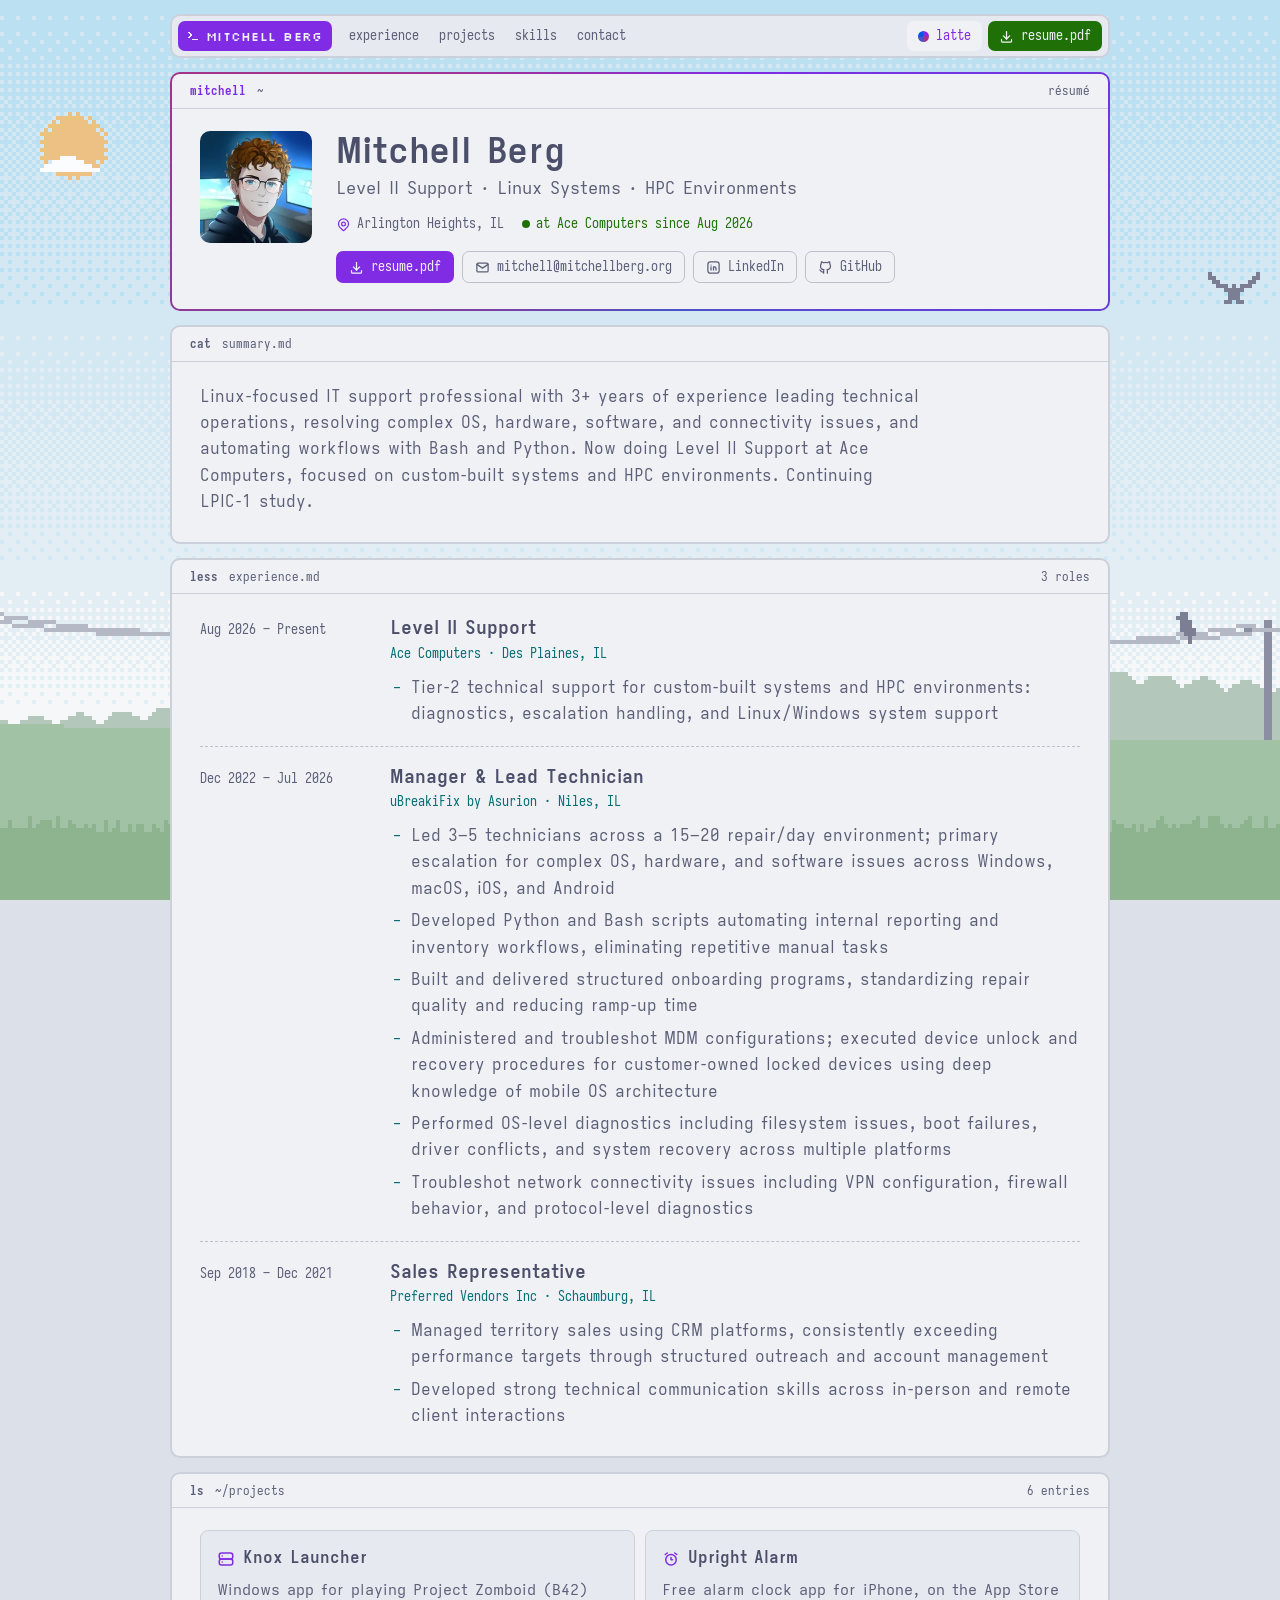
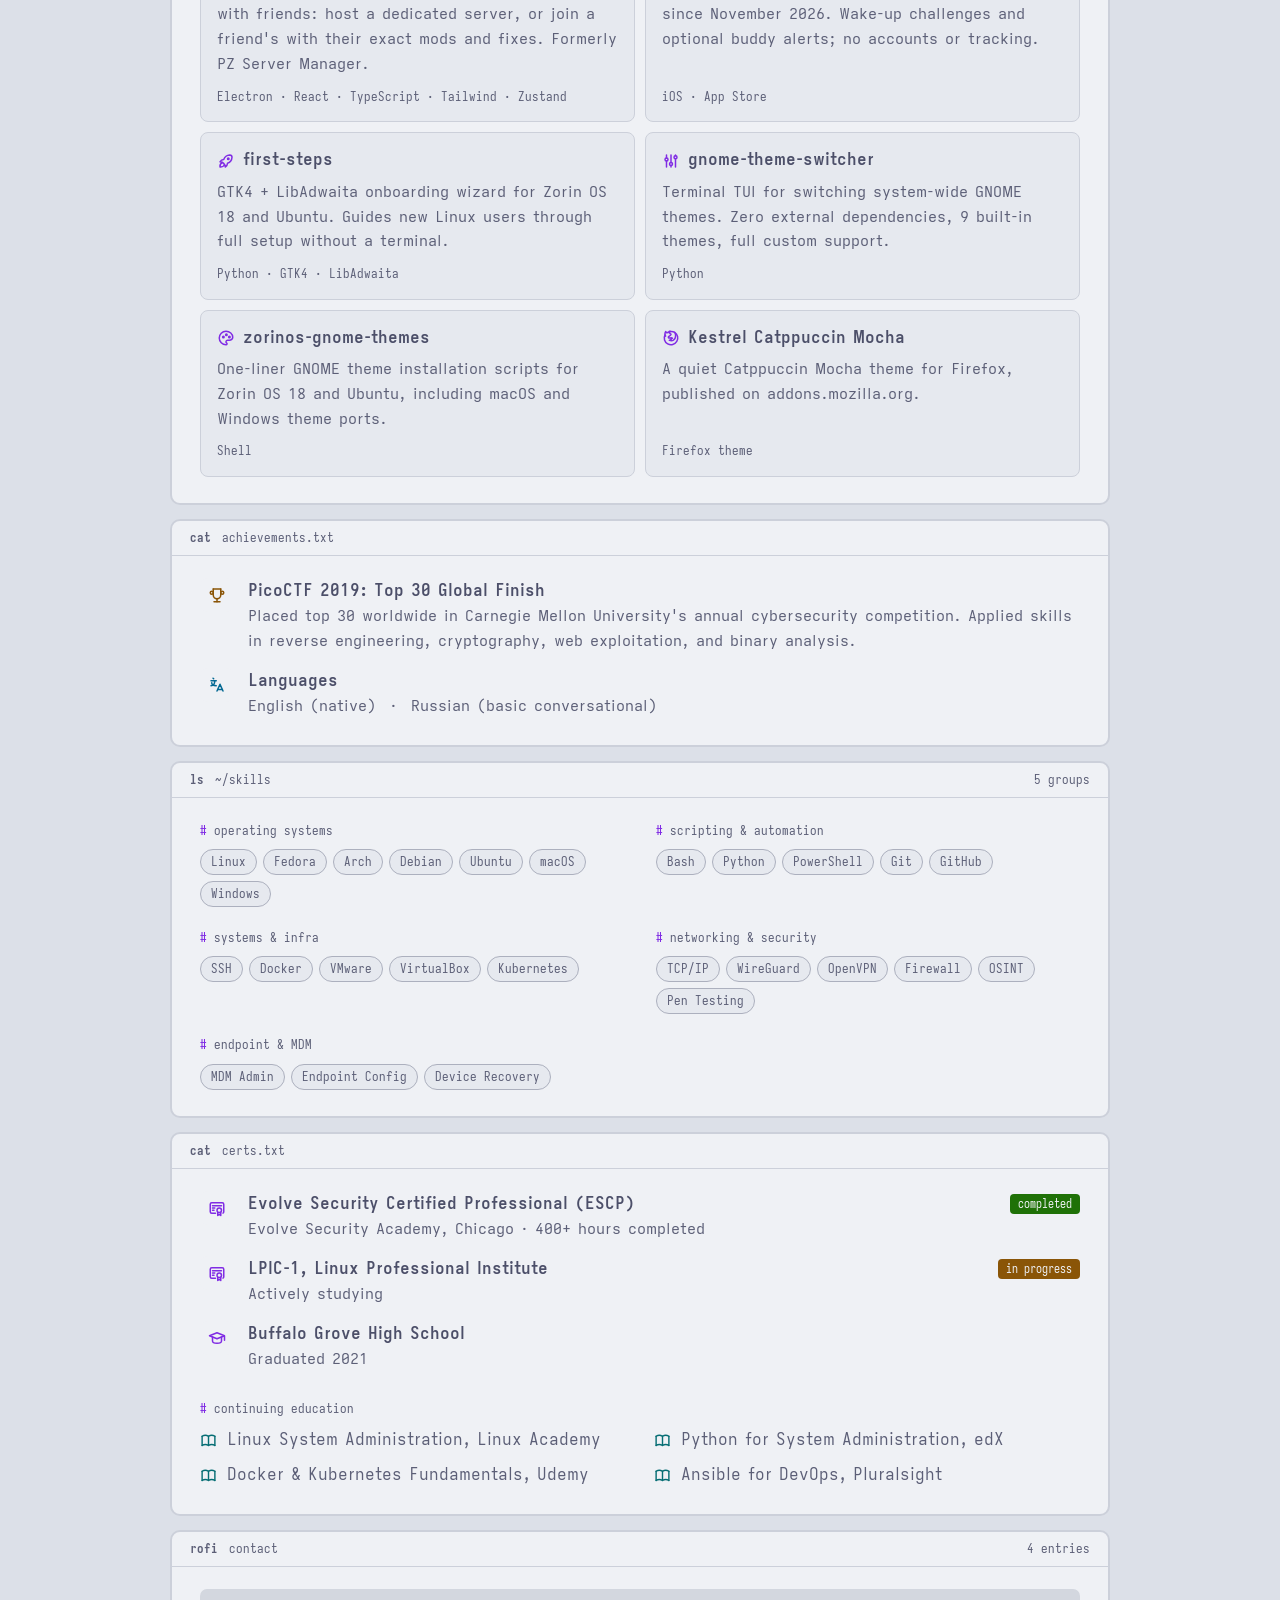
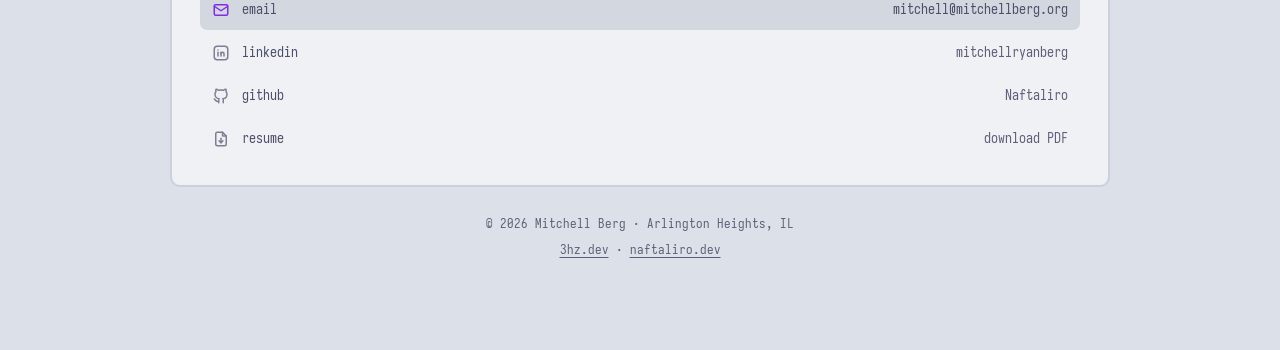
<file: index.html>
<!DOCTYPE html>
<html lang="en">
<head>
  <meta charset="utf-8">
  <meta name="viewport" content="width=device-width, initial-scale=1">
  <title>Mitchell Berg · Level II Support</title>
  <meta name="description" content="Mitchell Berg, Level II Support at Ace Computers. Linux systems, HPC environments, and IT operations. Based in Arlington Heights, IL.">
  <link rel="canonical" href="https://mitchellberg.org/">
  <meta name="theme-color" content="#1e1e2e">
  <meta property="og:type" content="profile">
  <meta property="og:site_name" content="mitchellberg.org">
  <meta property="og:title" content="Mitchell Berg · Level II Support">
  <meta property="og:description" content="Linux-focused IT support professional with 3+ years of technical operations experience. Level II Support at Ace Computers.">
  <meta property="og:image" content="https://mitchellberg.org/assets/img/avatar-512.jpg">
  <meta property="og:url" content="https://mitchellberg.org/">
  <meta name="twitter:card" content="summary">
  <link rel="icon" href="/favicon-32.png" sizes="32x32" type="image/png">
  <link rel="apple-touch-icon" href="/apple-touch-icon.png">
  <link rel="preload" href="/assets/fonts/aile-400-normal.woff2" as="font" type="font/woff2" crossorigin>
  <link rel="stylesheet" href="/assets/css/style.css">

  <!-- pick the flavor before first paint: your saved pick, else latte if the system is light, else mocha -->
  <script>
    var f = null;
    try { f = localStorage.getItem('flavor'); } catch (e) {}
    if (!f && window.matchMedia && matchMedia('(prefers-color-scheme: light)').matches) f = 'latte';
    if (f) document.documentElement.dataset.flavor = f;
  </script>

  <script async src="https://www.googletagmanager.com/gtag/js?id=G-C80S6SM7N3"></script>
  <script>
    window.dataLayer = window.dataLayer || [];
    function gtag(){dataLayer.push(arguments);}
    gtag('js', new Date());
    gtag('config', 'G-C80S6SM7N3');
  </script>

  <script type="application/ld+json">
  {
    "@context": "https://schema.org",
    "@type": "Person",
    "name": "Mitchell Berg",
    "url": "https://mitchellberg.org/",
    "image": "https://mitchellberg.org/assets/img/avatar-512.jpg",
    "jobTitle": "Level II Support",
    "worksFor": { "@type": "Organization", "name": "Ace Computers" },
    "address": { "@type": "PostalAddress", "addressLocality": "Arlington Heights", "addressRegion": "IL", "addressCountry": "US" },
    "email": "mailto:mitchell@mitchellberg.org",
    "sameAs": ["https://github.com/Naftaliro", "https://www.linkedin.com/in/mitchellryanberg/", "https://3hz.dev/"]
  }
  </script>
</head>
<body>

<!-- icons (tabler, trimmed) -->
<svg width="0" height="0" style="position:absolute" aria-hidden="true">
  <defs>
    <symbol id="i-mail" viewBox="0 0 24 24"><path d="M3 7a2 2 0 0 1 2 -2h14a2 2 0 0 1 2 2v10a2 2 0 0 1 -2 2h-14a2 2 0 0 1 -2 -2v-10" /> <path d="M3 7l9 6l9 -6" /></symbol>
    <symbol id="i-brand-linkedin" viewBox="0 0 24 24"><path d="M8 11v5" /> <path d="M8 8v.01" /> <path d="M12 16v-5" /> <path d="M16 16v-3a2 2 0 1 0 -4 0" /> <path d="M3 7a4 4 0 0 1 4 -4h10a4 4 0 0 1 4 4v10a4 4 0 0 1 -4 4h-10a4 4 0 0 1 -4 -4l0 -10" /></symbol>
    <symbol id="i-brand-github" viewBox="0 0 24 24"><path d="M9 19c-4.3 1.4 -4.3 -2.5 -6 -3m12 5v-3.5c0 -1 .1 -1.4 -.5 -2c2.8 -.3 5.5 -1.4 5.5 -6a4.6 4.6 0 0 0 -1.3 -3.2a4.2 4.2 0 0 0 -.1 -3.2s-1.1 -.3 -3.5 1.3a12.3 12.3 0 0 0 -6.2 0c-2.4 -1.6 -3.5 -1.3 -3.5 -1.3a4.2 4.2 0 0 0 -.1 3.2a4.6 4.6 0 0 0 -1.3 3.2c0 4.6 2.7 5.7 5.5 6c-.6 .6 -.6 1.2 -.5 2v3.5" /></symbol>
    <symbol id="i-file-download" viewBox="0 0 24 24"><path d="M14 3v4a1 1 0 0 0 1 1h4" /> <path d="M17 21h-10a2 2 0 0 1 -2 -2v-14a2 2 0 0 1 2 -2h7l5 5v11a2 2 0 0 1 -2 2" /> <path d="M12 17v-6" /> <path d="M9.5 14.5l2.5 2.5l2.5 -2.5" /></symbol>
    <symbol id="i-map-pin" viewBox="0 0 24 24"><path d="M9 11a3 3 0 1 0 6 0a3 3 0 0 0 -6 0" /> <path d="M17.657 16.657l-4.243 4.243a2 2 0 0 1 -2.827 0l-4.244 -4.243a8 8 0 1 1 11.314 0" /></symbol>
    <symbol id="i-server" viewBox="0 0 24 24"><path d="M3 7a3 3 0 0 1 3 -3h12a3 3 0 0 1 3 3v2a3 3 0 0 1 -3 3h-12a3 3 0 0 1 -3 -3v-2" /> <path d="M3 15a3 3 0 0 1 3 -3h12a3 3 0 0 1 3 3v2a3 3 0 0 1 -3 3h-12a3 3 0 0 1 -3 -3l0 -2" /> <path d="M7 8l0 .01" /> <path d="M7 16l0 .01" /></symbol>
    <symbol id="i-alarm" viewBox="0 0 24 24"><path d="M5 13a7 7 0 1 0 14 0a7 7 0 1 0 -14 0" /> <path d="M12 10l0 3l2 0" /> <path d="M7 4l-2.75 2" /> <path d="M17 4l2.75 2" /></symbol>
    <symbol id="i-rocket" viewBox="0 0 24 24"><path d="M4 13a8 8 0 0 1 7 7a6 6 0 0 0 3 -5a9 9 0 0 0 6 -8a3 3 0 0 0 -3 -3a9 9 0 0 0 -8 6a6 6 0 0 0 -5 3" /> <path d="M7 14a6 6 0 0 0 -3 6a6 6 0 0 0 6 -3" /> <path d="M14 9a1 1 0 1 0 2 0a1 1 0 1 0 -2 0" /></symbol>
    <symbol id="i-adjustments" viewBox="0 0 24 24"><path d="M4 10a2 2 0 1 0 4 0a2 2 0 0 0 -4 0" /> <path d="M6 4v4" /> <path d="M6 12v8" /> <path d="M10 16a2 2 0 1 0 4 0a2 2 0 0 0 -4 0" /> <path d="M12 4v10" /> <path d="M12 18v2" /> <path d="M16 7a2 2 0 1 0 4 0a2 2 0 0 0 -4 0" /> <path d="M18 4v1" /> <path d="M18 9v11" /></symbol>
    <symbol id="i-palette" viewBox="0 0 24 24"><path d="M12 21a9 9 0 0 1 0 -18c4.97 0 9 3.582 9 8c0 1.06 -.474 2.078 -1.318 2.828c-.844 .75 -1.989 1.172 -3.182 1.172h-2.5a2 2 0 0 0 -1 3.75a1.3 1.3 0 0 1 -1 2.25" /> <path d="M7.5 10.5a1 1 0 1 0 2 0a1 1 0 1 0 -2 0" /> <path d="M11.5 7.5a1 1 0 1 0 2 0a1 1 0 1 0 -2 0" /> <path d="M15.5 10.5a1 1 0 1 0 2 0a1 1 0 1 0 -2 0" /></symbol>
    <symbol id="i-brand-firefox" viewBox="0 0 24 24"><path d="M4.028 7.82a9 9 0 1 0 12.823 -3.4c-1.636 -1.02 -3.064 -1.02 -4.851 -1.02h-1.647" /> <path d="M4.914 9.485c-1.756 -1.569 -.805 -5.38 .109 -6.17c.086 .896 .585 1.208 1.111 1.685c.88 -.275 1.313 -.282 1.867 0c.82 -.91 1.694 -2.354 2.628 -2.093c-1.082 1.741 -.07 3.733 1.371 4.173c-.17 .975 -1.484 1.913 -2.76 2.686c-1.296 .938 -.722 1.85 0 2.234c.949 .506 3.611 -1 4.545 .354c-1.698 .102 -1.536 3.107 -3.983 2.727c2.523 .957 4.345 .462 5.458 -.34c1.965 -1.52 2.879 -3.542 2.879 -5.557c-.014 -1.398 .194 -2.695 -1.26 -4.75" /></symbol>
    <symbol id="i-certificate" viewBox="0 0 24 24"><path d="M12 15a3 3 0 1 0 6 0a3 3 0 1 0 -6 0" /> <path d="M13 17.5v4.5l2 -1.5l2 1.5v-4.5" /> <path d="M10 19h-5a2 2 0 0 1 -2 -2v-10c0 -1.1 .9 -2 2 -2h14a2 2 0 0 1 2 2v10a2 2 0 0 1 -1 1.73" /> <path d="M6 9l12 0" /> <path d="M6 12l3 0" /> <path d="M6 15l2 0" /></symbol>
    <symbol id="i-school" viewBox="0 0 24 24"><path d="M22 9l-10 -4l-10 4l10 4l10 -4v6" /> <path d="M6 10.6v5.4a6 3 0 0 0 12 0v-5.4" /></symbol>
    <symbol id="i-book" viewBox="0 0 24 24"><path d="M3 19a9 9 0 0 1 9 0a9 9 0 0 1 9 0" /> <path d="M3 6a9 9 0 0 1 9 0a9 9 0 0 1 9 0" /> <path d="M3 6l0 13" /> <path d="M12 6l0 13" /> <path d="M21 6l0 13" /></symbol>
    <symbol id="i-trophy" viewBox="0 0 24 24"><path d="M8 21l8 0" /> <path d="M12 17l0 4" /> <path d="M7 4l10 0" /> <path d="M17 4v8a5 5 0 0 1 -10 0v-8" /> <path d="M3 9a2 2 0 1 0 4 0a2 2 0 1 0 -4 0" /> <path d="M17 9a2 2 0 1 0 4 0a2 2 0 1 0 -4 0" /></symbol>
    <symbol id="i-language" viewBox="0 0 24 24"><path d="M9 6.371c0 4.418 -2.239 6.629 -5 6.629" /> <path d="M4 6.371h7" /> <path d="M5 9c0 2.144 2.252 3.908 6 4" /> <path d="M12 20l4 -9l4 9" /> <path d="M19.1 18h-6.2" /> <path d="M6.694 3l.793 .582" /></symbol>
    <symbol id="i-download" viewBox="0 0 24 24"><path d="M4 17v2a2 2 0 0 0 2 2h12a2 2 0 0 0 2 -2v-2" /> <path d="M7 11l5 5l5 -5" /> <path d="M12 4l0 12" /></symbol>
    <symbol id="i-arrow-up-right" viewBox="0 0 24 24"><path d="M17 7l-10 10" /> <path d="M8 7l9 0l0 9" /></symbol>
  </defs>
</svg>

<!-- wallpaper. drawn in assets/js/main.js: the 3hz prairie in the daytime, sunrise in the dark flavors -->
<canvas id="wall" aria-hidden="true"></canvas>

<a class="skip" href="#top">skip to content</a>

<header class="bar">
  <a class="bar-logo" href="/" aria-label="mitchellberg.org home">
    <svg viewBox="0 0 10 8" aria-hidden="true"><path d="M0 0h2v1h-2zM1 1h2v1h-2zM2 2h2v2h-2zM1 4h2v1h-2zM0 5h2v1h-2zM4 7h6v1h-6z"/></svg>
    <span>mitchell berg</span>
  </a>
  <nav class="nav" aria-label="sections">
    <a href="#experience">experience</a>
    <a href="#projects">projects</a>
    <a href="#skills">skills</a>
    <a href="#contact">contact</a>
  </nav>
  <div class="bar-mods">
    <button class="mod mod-flavor" id="flavor" type="button" title="switch catppuccin flavor (t)">
      <span class="swatch" aria-hidden="true"></span><span class="flavor-name">mocha</span>
    </button>
    <a class="mod mod-cv" href="/resume.pdf" download><svg class="ic" aria-hidden="true"><use href="#i-download"/></svg>resume.pdf</a>
  </div>
</header>

<main class="page" id="top">

  <section class="win main" aria-labelledby="t-hello">
    <header class="win-bar"><span class="win-title"><b>mitchell</b> ~</span><span class="win-meta">résumé</span></header>
    <div class="win-body hello">
      <img class="hello-pic" src="/assets/img/avatar-192.webp" srcset="/assets/img/avatar-192.webp 192w, /assets/img/avatar-384.webp 384w" sizes="(max-width: 720px) 80px, 112px" width="112" height="112" alt="drawing of Mitchell with curly hair and glasses, smiling, in a black hoodie">
      <div>
        <h1 id="t-hello">Mitchell Berg</h1>
        <p class="role">Level II Support · Linux Systems · HPC Environments</p>
        <ul class="facts">
          <li><svg class="ic" aria-hidden="true"><use href="#i-map-pin"/></svg>Arlington Heights, IL</li>
          <li class="now"><span class="now-dot" aria-hidden="true"></span>at Ace Computers since Aug 2026</li>
        </ul>
        <p class="print-contact"><span>mitchell@mitchellberg.org</span><span>linkedin.com/in/mitchellryanberg</span><span>github.com/Naftaliro</span><span>mitchellberg.org</span></p>
        <div class="actions">
          <a class="btn" href="/resume.pdf" download><svg class="ic" aria-hidden="true"><use href="#i-download"/></svg>resume.pdf</a>
          <a class="btn ghost" href="mailto:mitchell@mitchellberg.org"><svg class="ic" aria-hidden="true"><use href="#i-mail"/></svg>mitchell@mitchellberg.org</a>
          <a class="btn ghost" href="https://linkedin.com/in/mitchellryanberg/" target="_blank" rel="noopener"><svg class="ic" aria-hidden="true"><use href="#i-brand-linkedin"/></svg>LinkedIn</a>
          <a class="btn ghost" href="https://github.com/Naftaliro" target="_blank" rel="noopener"><svg class="ic" aria-hidden="true"><use href="#i-brand-github"/></svg>GitHub</a>
        </div>
      </div>
    </div>
  </section>

  <section class="win" id="summary" aria-labelledby="t-summary">
    <header class="win-bar"><h2 id="t-summary"><span class="sr-only">summary</span><span aria-hidden="true"><b>cat</b> summary.md</span></h2></header>
    <div class="win-body">
      <p class="summary">Linux-focused IT support professional with 3+ years of experience leading technical operations, resolving complex OS, hardware, software, and connectivity issues, and automating workflows with Bash and Python. Now doing Level II Support at Ace Computers, focused on custom-built systems and HPC environments. Continuing LPIC-1 study.</p>
    </div>
  </section>

  <section class="win" id="experience" aria-labelledby="t-experience">
    <header class="win-bar"><h2 id="t-experience"><span class="sr-only">experience</span><span aria-hidden="true"><b>less</b> experience.md</span></h2><span class="win-meta">3 roles</span></header>
    <div class="win-body">
      <ol class="jobs">
        <li>
          <p class="job-date">Aug 2026 – Present</p>
          <div>
            <h3 class="job-title">Level II Support</h3>
            <p class="job-co">Ace Computers · Des Plaines, IL</p>
            <ul class="bullets">
              <li>Tier-2 technical support for custom-built systems and HPC environments: diagnostics, escalation handling, and Linux/Windows system support</li>
            </ul>
          </div>
        </li>
        <li>
          <p class="job-date">Dec 2022 – Jul 2026</p>
          <div>
            <h3 class="job-title">Manager &amp; Lead Technician</h3>
            <p class="job-co">uBreakiFix by Asurion · Niles, IL</p>
            <ul class="bullets">
              <li>Led 3–5 technicians across a 15–20 repair/day environment; primary escalation for complex OS, hardware, and software issues across Windows, macOS, iOS, and Android</li>
              <li>Developed Python and Bash scripts automating internal reporting and inventory workflows, eliminating repetitive manual tasks</li>
              <li>Built and delivered structured onboarding programs, standardizing repair quality and reducing ramp-up time</li>
              <li>Administered and troubleshot MDM configurations; executed device unlock and recovery procedures for customer-owned locked devices using deep knowledge of mobile OS architecture</li>
              <li>Performed OS-level diagnostics including filesystem issues, boot failures, driver conflicts, and system recovery across multiple platforms</li>
              <li>Troubleshot network connectivity issues including VPN configuration, firewall behavior, and protocol-level diagnostics</li>
            </ul>
          </div>
        </li>
        <li>
          <p class="job-date">Sep 2018 – Dec 2021</p>
          <div>
            <h3 class="job-title">Sales Representative</h3>
            <p class="job-co">Preferred Vendors Inc · Schaumburg, IL</p>
            <ul class="bullets">
              <li>Managed territory sales using CRM platforms, consistently exceeding performance targets through structured outreach and account management</li>
              <li>Developed strong technical communication skills across in-person and remote client interactions</li>
            </ul>
          </div>
        </li>
      </ol>
    </div>
  </section>

  <section class="win" id="projects" aria-labelledby="t-projects">
    <header class="win-bar"><h2 id="t-projects"><span class="sr-only">projects</span><span aria-hidden="true"><b>ls</b> ~/projects</span></h2><span class="win-meta">6 entries</span></header>
    <div class="win-body">
      <ul class="projects">
        <li><a class="proj" href="https://github.com/Naftaliro/pz-server-manager" target="_blank" rel="noopener">
          <span class="proj-name"><svg class="ic" aria-hidden="true"><use href="#i-server"/></svg><span>Knox Launcher</span></span>
          <span class="proj-desc">Windows app for playing Project Zomboid (B42) with friends: host a dedicated server, or join a friend's with their exact mods and fixes. Formerly PZ Server Manager.</span>
          <span class="proj-stack">Electron · React · TypeScript · Tailwind · Zustand</span>
        </a></li>
        <li><a class="proj" href="https://apps.apple.com/us/app/upright-alarm/id6820184855" target="_blank" rel="noopener">
          <span class="proj-name"><svg class="ic" aria-hidden="true"><use href="#i-alarm"/></svg><span>Upright Alarm</span></span>
          <span class="proj-desc">Free alarm clock app for iPhone, on the App Store since November 2026. Wake-up challenges and optional buddy alerts; no accounts or tracking.</span>
          <span class="proj-stack">iOS · App Store</span>
        </a></li>
        <li><a class="proj" href="https://github.com/Naftaliro/first-steps" target="_blank" rel="noopener">
          <span class="proj-name"><svg class="ic" aria-hidden="true"><use href="#i-rocket"/></svg><span>first-steps</span></span>
          <span class="proj-desc">GTK4 + LibAdwaita onboarding wizard for Zorin OS 18 and Ubuntu. Guides new Linux users through full setup without a terminal.</span>
          <span class="proj-stack">Python · GTK4 · LibAdwaita</span>
        </a></li>
        <li><a class="proj" href="https://github.com/Naftaliro/gnome-theme-switcher" target="_blank" rel="noopener">
          <span class="proj-name"><svg class="ic" aria-hidden="true"><use href="#i-adjustments"/></svg><span>gnome-theme-switcher</span></span>
          <span class="proj-desc">Terminal TUI for switching system-wide GNOME themes. Zero external dependencies, 9 built-in themes, full custom support.</span>
          <span class="proj-stack">Python</span>
        </a></li>
        <li><a class="proj" href="https://github.com/Naftaliro/zorinos-gnome-themes" target="_blank" rel="noopener">
          <span class="proj-name"><svg class="ic" aria-hidden="true"><use href="#i-palette"/></svg><span>zorinos-gnome-themes</span></span>
          <span class="proj-desc">One-liner GNOME theme installation scripts for Zorin OS 18 and Ubuntu, including macOS and Windows theme ports.</span>
          <span class="proj-stack">Shell</span>
        </a></li>
        <li><a class="proj" href="https://addons.mozilla.org/en-US/firefox/addon/kestrel-catppuccin-mocha/" target="_blank" rel="noopener">
          <span class="proj-name"><svg class="ic" aria-hidden="true"><use href="#i-brand-firefox"/></svg><span>Kestrel Catppuccin Mocha</span></span>
          <span class="proj-desc">A quiet Catppuccin Mocha theme for Firefox, published on addons.mozilla.org.</span>
          <span class="proj-stack">Firefox theme</span>
        </a></li>
      </ul>
    </div>
  </section>

  <section class="win" id="achievements" aria-labelledby="t-achievements">
    <header class="win-bar"><h2 id="t-achievements"><span class="sr-only">achievements</span><span aria-hidden="true"><b>cat</b> achievements.txt</span></h2></header>
    <div class="win-body">
      <ul class="rows">
        <li>
          <span class="row-ic gold"><svg class="ic" aria-hidden="true"><use href="#i-trophy"/></svg></span>
          <div class="row-main"><p class="row-title">PicoCTF 2019: Top 30 Global Finish</p><p class="row-sub">Placed top 30 worldwide in Carnegie Mellon University's annual cybersecurity competition. Applied skills in reverse engineering, cryptography, web exploitation, and binary analysis.</p></div>
        </li>
        <li>
          <span class="row-ic sky"><svg class="ic" aria-hidden="true"><use href="#i-language"/></svg></span>
          <div class="row-main"><p class="row-title">Languages</p><p class="row-sub">English (native) &nbsp;·&nbsp; Russian (basic conversational)</p></div>
        </li>
      </ul>
    </div>
  </section>

  <section class="win" id="skills" aria-labelledby="t-skills">
    <header class="win-bar"><h2 id="t-skills"><span class="sr-only">skills</span><span aria-hidden="true"><b>ls</b> ~/skills</span></h2><span class="win-meta">5 groups</span></header>
    <div class="win-body skills">
      <div>
        <h3 class="label">operating systems</h3>
        <ul class="chips"><li>Linux</li><li>Fedora</li><li>Arch</li><li>Debian</li><li>Ubuntu</li><li>macOS</li><li>Windows</li></ul>
      </div>
      <div>
        <h3 class="label">scripting &amp; automation</h3>
        <ul class="chips"><li>Bash</li><li>Python</li><li>PowerShell</li><li>Git</li><li>GitHub</li></ul>
      </div>
      <div>
        <h3 class="label">systems &amp; infra</h3>
        <ul class="chips"><li>SSH</li><li>Docker</li><li>VMware</li><li>VirtualBox</li><li>Kubernetes</li></ul>
      </div>
      <div>
        <h3 class="label">networking &amp; security</h3>
        <ul class="chips"><li>TCP/IP</li><li>WireGuard</li><li>OpenVPN</li><li>Firewall</li><li>OSINT</li><li>Pen Testing</li></ul>
      </div>
      <div>
        <h3 class="label">endpoint &amp; MDM</h3>
        <ul class="chips"><li>MDM Admin</li><li>Endpoint Config</li><li>Device Recovery</li></ul>
      </div>
    </div>
  </section>

  <section class="win" id="certs" aria-labelledby="t-certs">
    <header class="win-bar"><h2 id="t-certs"><span class="sr-only">certifications &amp; education</span><span aria-hidden="true"><b>cat</b> certs.txt</span></h2></header>
    <div class="win-body">
      <ul class="rows">
        <li>
          <span class="row-ic"><svg class="ic" aria-hidden="true"><use href="#i-certificate"/></svg></span>
          <div class="row-main"><p class="row-title">Evolve Security Certified Professional (ESCP)</p><p class="row-sub">Evolve Security Academy, Chicago · 400+ hours completed</p></div>
          <span class="badge done">completed</span>
        </li>
        <li>
          <span class="row-ic"><svg class="ic" aria-hidden="true"><use href="#i-certificate"/></svg></span>
          <div class="row-main"><p class="row-title">LPIC-1, Linux Professional Institute</p><p class="row-sub">Actively studying</p></div>
          <span class="badge wip">in progress</span>
        </li>
        <li>
          <span class="row-ic"><svg class="ic" aria-hidden="true"><use href="#i-school"/></svg></span>
          <div class="row-main"><p class="row-title">Buffalo Grove High School</p><p class="row-sub">Graduated 2021</p></div>
        </li>
      </ul>
      <h3 class="label sub-head">continuing education</h3>
      <ul class="courses">
        <li><svg class="ic" aria-hidden="true"><use href="#i-book"/></svg>Linux System Administration, Linux Academy</li>
        <li><svg class="ic" aria-hidden="true"><use href="#i-book"/></svg>Python for System Administration, edX</li>
        <li><svg class="ic" aria-hidden="true"><use href="#i-book"/></svg>Docker &amp; Kubernetes Fundamentals, Udemy</li>
        <li><svg class="ic" aria-hidden="true"><use href="#i-book"/></svg>Ansible for DevOps, Pluralsight</li>
      </ul>
    </div>
  </section>

  <section class="win" id="contact" aria-labelledby="t-contact">
    <header class="win-bar"><h2 id="t-contact"><span class="sr-only">contact</span><span aria-hidden="true"><b>rofi</b> contact</span></h2><span class="win-meta">4 entries</span></header>
    <div class="win-body">
      <ul class="rofi-list">
        <li><a href="mailto:mitchell@mitchellberg.org"><svg class="ic" aria-hidden="true"><use href="#i-mail"/></svg><span class="r-name">email</span><span class="r-desc">mitchell@mitchellberg.org</span></a></li>
        <li><a href="https://linkedin.com/in/mitchellryanberg/" target="_blank" rel="noopener"><svg class="ic" aria-hidden="true"><use href="#i-brand-linkedin"/></svg><span class="r-name">linkedin</span><span class="r-desc">mitchellryanberg</span></a></li>
        <li><a href="https://github.com/Naftaliro" target="_blank" rel="noopener"><svg class="ic" aria-hidden="true"><use href="#i-brand-github"/></svg><span class="r-name">github</span><span class="r-desc">Naftaliro</span></a></li>
        <li><a href="/resume.pdf" download><svg class="ic" aria-hidden="true"><use href="#i-file-download"/></svg><span class="r-name">resume</span><span class="r-desc">download PDF</span></a></li>
      </ul>
    </div>
  </section>

</main>

<footer class="foot">
  <p>© 2026 Mitchell Berg · Arlington Heights, IL</p>
  <p><a href="https://3hz.dev">3hz.dev</a> · <a href="https://naftaliro.dev">naftaliro.dev</a></p>
</footer>

<script src="/assets/js/main.js" defer></script>
</body>
</html>
</file>
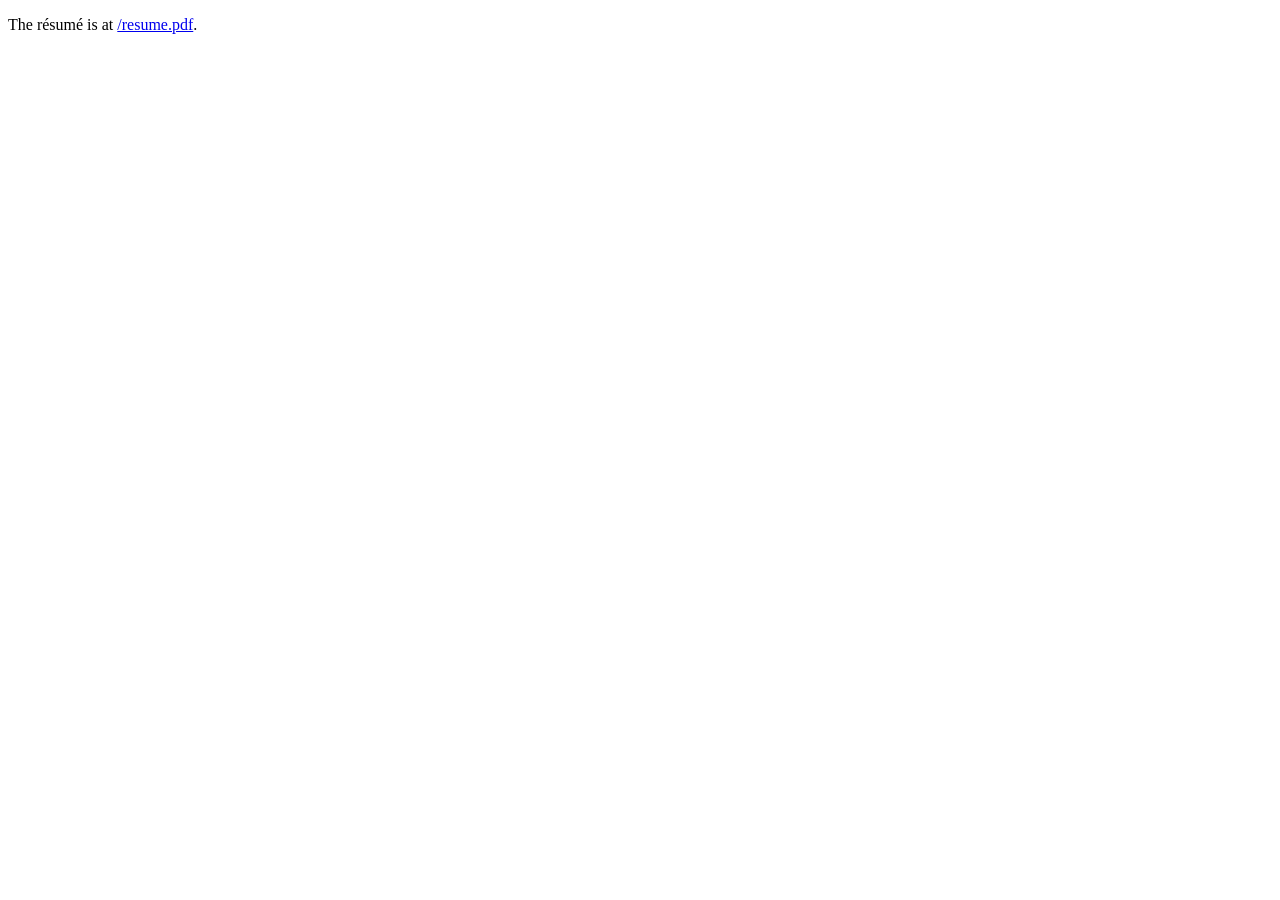
<file: resume.html>
<!DOCTYPE html>
<html lang="en">
<head>
  <meta charset="utf-8">
  <title>Résumé · Mitchell Berg</title>
  <meta name="robots" content="noindex">
  <link rel="canonical" href="https://mitchellberg.org/resume.pdf">
  <meta http-equiv="refresh" content="0; url=/resume.pdf">
</head>
<body>
  <p>The résumé is at <a href="/resume.pdf">/resume.pdf</a>.</p>
</body>
</html>
</file>
<file: assets/css/style.css>
/* mitchellberg.org
   the real-name one. same catppuccin windows as 3hz.dev and naftaliro.dev, a bit more buttoned up.
   colors: https://catppuccin.com/palette  (opens in latte if your system is light, mocha otherwise) */

@font-face { font-family: "Iosevka Aile"; src: url("../fonts/aile-400-normal.woff2") format("woff2"); font-weight: 400; font-style: normal; font-display: swap; }
@font-face { font-family: "Iosevka Aile"; src: url("../fonts/aile-400-italic.woff2") format("woff2"); font-weight: 400; font-style: italic; font-display: swap; }
@font-face { font-family: "Iosevka Aile"; src: url("../fonts/aile-700-normal.woff2") format("woff2"); font-weight: 700; font-style: normal; font-display: swap; }
@font-face { font-family: "Iosevka"; src: url("../fonts/iosevka-400-normal.woff2") format("woff2"); font-weight: 400; font-style: normal; font-display: swap; }
@font-face { font-family: "Iosevka"; src: url("../fonts/iosevka-700-normal.woff2") format("woff2"); font-weight: 700; font-style: normal; font-display: swap; }
@font-face { font-family: "Silkscreen"; src: url("../fonts/silkscreen-400.woff2") format("woff2"); font-weight: 400; font-style: normal; font-display: swap; }

/* ── palettes ─────────────────────────────────────────── */

:root, [data-flavor="mocha"] {
  --rosewater:#f5e0dc; --flamingo:#f2cdcd; --pink:#f5c2e7; --mauve:#cba6f7; --red:#f38ba8; --maroon:#eba0ac;
  --peach:#fab387; --yellow:#f9e2af; --green:#a6e3a1; --teal:#94e2d5; --sky:#89dceb; --sapphire:#74c7ec;
  --blue:#89b4fa; --lavender:#b4befe; --text:#cdd6f4; --subtext1:#bac2de; --subtext0:#a6adc8;
  --overlay2:#9399b2; --overlay1:#7f849c; --overlay0:#6c7086; --surface2:#585b70; --surface1:#45475a;
  --surface0:#313244; --base:#1e1e2e; --mantle:#181825; --crust:#11111b;
  color-scheme: dark;
}
[data-flavor="macchiato"] {
  --rosewater:#f4dbd6; --flamingo:#f0c6c6; --pink:#f5bde6; --mauve:#c6a0f6; --red:#ed8796; --maroon:#ee99a0;
  --peach:#f5a97f; --yellow:#eed49f; --green:#a6da95; --teal:#8bd5ca; --sky:#91d7e3; --sapphire:#7dc4e4;
  --blue:#8aadf4; --lavender:#b7bdf8; --text:#cad3f5; --subtext1:#b8c0e0; --subtext0:#a5adcb;
  --overlay2:#939ab7; --overlay1:#8087a2; --overlay0:#6e738d; --surface2:#5b6078; --surface1:#494d64;
  --surface0:#363a4f; --base:#24273a; --mantle:#1e2030; --crust:#181926;
  color-scheme: dark;
}
[data-flavor="frappe"] {
  --rosewater:#f2d5cf; --flamingo:#eebebe; --pink:#f4b8e4; --mauve:#ca9ee6; --red:#e78284; --maroon:#ea999c;
  --peach:#ef9f76; --yellow:#e5c890; --green:#a6d189; --teal:#81c8be; --sky:#99d1db; --sapphire:#85c1dc;
  --blue:#8caaee; --lavender:#babbf1; --text:#c6d0f5; --subtext1:#b5bfe2; --subtext0:#a5adce;
  --overlay2:#949cbb; --overlay1:#838ba7; --overlay0:#737994; --surface2:#626880; --surface1:#51576d;
  --surface0:#414559; --base:#303446; --mantle:#292c3c; --crust:#232634;
  color-scheme: dark;
}
[data-flavor="latte"] {
  /* same deal as 3hz: latte's accents pulled darker so small text stays readable */
  --rosewater:#974b3c; /* #dc8a78 */ --flamingo:#a24346; /* #dd7878 */ --pink:#a33389;  /* #ea76cb */
  --mauve:#802ce4;     /* #8839ef */ --red:#c20f35;      /* #d20f39 */ --maroon:#c01935; /* #e64553 */
  --peach:#aa4005;     /* #fe640b */ --yellow:#8a5507;   /* #df8e1d */ --green:#1f7107;  /* #40a02b */
  --teal:#056d73;      /* #179299 */ --sky:#046993;      /* #04a5e5 */ --sapphire:#076c7c; /* #209fb5 */
  --blue:#0b55e3;      /* #1e66f5 */ --lavender:#4755c6; /* #7287fd */
  --text:#4c4f69; --subtext1:#5c5f77; --subtext0:#5c5f77; /* #6c6f85 */
  --overlay2:#7c7f93; --overlay1:#8c8fa1; --overlay0:#9ca0b0; --surface2:#acb0be; --surface1:#bcc0cc;
  --surface0:#ccd0da; --base:#eff1f5; --mantle:#e6e9ef; --crust:#dce0e8;
  color-scheme: light;
}

/* ── knobs ────────────────────────────────────────────── */

:root {
  --page: 960px;         /* how wide the column gets */
  --radius: 10px;
  --border: 2px;
  --sans: "Iosevka Aile", system-ui, -apple-system, "Segoe UI", sans-serif;
  --mono: "Iosevka", "JetBrains Mono", ui-monospace, "SFMono-Regular", Menlo, Consolas, monospace;
  --pixel: "Silkscreen", var(--mono);
  --dim: var(--subtext0);        /* secondary text */
  --pill: color-mix(in srgb, var(--surface0) 70%, var(--mantle));
  --chip: var(--pill);           /* skill chips */
  --chip-line: var(--surface1);
  --on-accent: var(--crust);     /* text sitting on an accent color */
  --glow: conic-gradient(from 45deg, var(--mauve), var(--lavender), var(--pink), var(--mauve));
}
/* in latte the pill color is the window color, so chips need their own fill and a real edge */
:root[data-flavor="latte"] { --pill: var(--base); --chip: var(--mantle); --chip-line: var(--surface2); --on-accent: var(--base); }
@supports not (color: color-mix(in srgb, red, blue)) {
  :root { --pill: var(--surface0); }
}

/* ── base ─────────────────────────────────────────────── */

*, *::before, *::after { box-sizing: border-box; }
html { background: var(--crust); scroll-padding-top: 16px; -webkit-text-size-adjust: 100%; }
body {
  margin: 0;
  min-height: 100vh;
  font-family: var(--sans);
  font-size: 16px;
  line-height: 1.65;
  color: var(--text);
}
p, ul, ol, dl, dd, h1, h2, h3 { margin: 0; }
ul, ol { padding: 0; list-style: none; }
a { color: var(--mauve); text-decoration-thickness: 1px; text-underline-offset: 3px; }
a:hover { color: var(--pink); }
:focus-visible { outline: 2px solid var(--mauve); outline-offset: 2px; border-radius: 4px; }
::selection { background: color-mix(in srgb, var(--mauve) 35%, transparent); color: var(--text); }
b, strong { font-weight: 700; }
.ic { width: 18px; height: 18px; fill: none; stroke: currentColor; stroke-width: 2; stroke-linecap: round; stroke-linejoin: round; flex-shrink: 0; }

.sr-only { position: absolute; width: 1px; height: 1px; margin: -1px; padding: 0; overflow: hidden; clip: rect(0 0 0 0); white-space: nowrap; border: 0; }
.skip { position: absolute; left: -999px; top: 8px; z-index: 50; background: var(--mauve); color: var(--on-accent); padding: 4px 10px; border-radius: 6px; font-family: var(--mono); }
.skip:focus { left: 8px; }

/* the wallpaper sits behind everything. the 3hz prairie in the daytime (sunrise in the dark flavors) */
#wall {
  position: fixed; inset: 0;
  width: 100vw; height: 100vh; height: 100lvh;
  image-rendering: pixelated;
  z-index: -1;
  background: var(--crust);
}

/* ── bar ──────────────────────────────────────────────── */

.bar {
  display: flex; align-items: center; gap: 8px;
  width: calc(100% - 20px);
  max-width: calc(var(--page) - 20px);
  min-height: 42px;
  margin: 14px auto 0;
  padding: 5px 6px;
  font-family: var(--mono);
  font-size: 13.5px;
  line-height: 1.6;
  background: var(--mantle);
  border: var(--border) solid var(--surface0);
  border-radius: var(--radius);
}
.bar a { text-decoration: none; }
.bar-logo {
  display: flex; align-items: center; gap: 8px;
  height: 30px; padding: 0 10px;
  color: var(--on-accent);
  background: var(--mauve);
  border-radius: 7px;
  font-family: var(--pixel);
  font-size: 13px;
  letter-spacing: .02em;
  white-space: nowrap;
}
.bar-logo:hover { color: var(--on-accent); background: var(--lavender); }
.bar-logo svg { width: 10px; height: 8px; fill: currentColor; shape-rendering: crispEdges; }

.nav { display: flex; gap: 2px; }
.nav a {
  display: flex; align-items: center;
  height: 30px; padding: 0 9px;
  color: var(--dim);
  border-radius: 7px;
}
.nav a:hover { background: var(--pill); color: var(--text); }

.bar-mods { display: flex; gap: 6px; margin-left: auto; }
.mod {
  display: flex; align-items: center; gap: 7px;
  height: 30px; padding: 0 11px;
  font: inherit;
  color: var(--subtext1);
  background: var(--pill);
  border: 0;
  border-radius: 7px;
  white-space: nowrap;
}
a.mod:hover { color: var(--text); background: var(--surface1); }
.mod-flavor { color: var(--mauve); cursor: pointer; }
.mod-flavor:hover { background: var(--surface1); }
.mod-cv { color: var(--on-accent); background: var(--green); }
a.mod-cv:hover { color: var(--on-accent); background: var(--teal); }
.mod .ic { width: 15px; height: 15px; }
.swatch { width: 11px; height: 11px; border-radius: 50%; background: conic-gradient(var(--mauve) 0 25%, var(--pink) 0 50%, var(--lavender) 0 75%, var(--blue) 0); }

/* ── windows ──────────────────────────────────────────── */

.page {
  display: flex; flex-direction: column; gap: 14px;
  max-width: var(--page);
  margin: 0 auto;
  padding: 14px 10px 0;
}

.win {
  min-width: 0;
  background: var(--base);
  border: var(--border) solid var(--surface0);
  border-radius: var(--radius);
}
/* the header window gets the 3hz border, minus the spinning */
.win.main {
  border-color: transparent;
  background: linear-gradient(var(--base), var(--base)) padding-box, var(--glow) border-box;
}

.win-bar {
  display: flex; align-items: center; justify-content: space-between; gap: 12px;
  padding: 7px 18px 6px;
  font-family: var(--mono);
  font-size: 13px;
  line-height: 1.6;
  color: var(--dim);
  border-bottom: 1px solid var(--surface0);
}
.win-bar h1, .win-bar h2, .win-title { font-size: inherit; font-weight: 400; color: var(--subtext0); }
.win-bar b { color: var(--subtext1); margin-right: 4px; }
.win.main .win-bar b { color: var(--mauve); }
.win-meta { color: var(--dim); white-space: nowrap; }
.win-body { padding: 22px 28px 26px; }

/* little mono labels inside windows ("operating systems", "networking & security") */
.label {
  font-family: var(--mono);
  font-size: 13px; font-weight: 400;
  color: var(--dim);
  margin-bottom: 8px;
}
.label::before { content: "# "; color: var(--mauve); }

/* ── hello ────────────────────────────────────────────── */

.hello { display: flex; gap: 24px; align-items: flex-start; }
.hello-pic {
  display: block; flex-shrink: 0;
  width: 112px; height: 112px;
  border-radius: 10px;
}
.hello h1 {
  font-size: 2.2rem;
  line-height: 1.15;
  font-weight: 700;
  letter-spacing: -.01em;
}
.role { margin-top: 4px; font-size: 1.05rem; color: var(--subtext1); }
.facts {
  display: flex; flex-wrap: wrap; gap: 4px 18px;
  margin-top: 10px;
  font-family: var(--mono);
  font-size: 13.5px;
  color: var(--dim);
}
.facts li { display: flex; align-items: center; gap: 6px; }
.facts .ic { width: 15px; height: 15px; color: var(--mauve); }
.now-dot { width: 8px; height: 8px; border-radius: 50%; background: var(--green); flex-shrink: 0; }
.facts .now { color: var(--green); }
.actions { display: flex; flex-wrap: wrap; gap: 8px; margin-top: 16px; }

.btn {
  display: inline-flex; align-items: center; gap: 7px;
  padding: 5px 13px;
  font: inherit; font-family: var(--mono); font-size: 13.5px;
  line-height: 1.6;
  color: var(--on-accent);
  background: var(--mauve);
  border: 0; border-radius: 7px;
  text-decoration: none;
  cursor: pointer;
}
.btn:hover { background: var(--lavender); color: var(--on-accent); }
.btn .ic { width: 15px; height: 15px; }
.btn.ghost { color: var(--subtext1); background: var(--pill); border: 1px solid var(--surface1); padding: 4px 12px; }
.btn.ghost:hover { color: var(--text); background: var(--surface1); }

/* ── summary ──────────────────────────────────────────── */

.summary { max-width: 72ch; color: var(--subtext1); }

/* ── skills ───────────────────────────────────────────── */

.skills { display: grid; grid-template-columns: repeat(2, minmax(0, 1fr)); gap: 20px 32px; }
.chips { display: flex; flex-wrap: wrap; gap: 6px; }
.chips li {
  padding: 0 10px;
  font-family: var(--mono);
  font-size: 13px;
  line-height: 24px;
  color: var(--subtext1);
  background: var(--chip);
  border: 1px solid var(--chip-line);
  border-radius: 999px;
}

/* ── experience ───────────────────────────────────────── */

.jobs > li {
  display: grid;
  grid-template-columns: 17ch minmax(0, 1fr);
  column-gap: 20px;
  padding: 18px 0;
}
.jobs > li + li { border-top: 1px dashed var(--surface1); }
.jobs > li:first-child { padding-top: 0; }
.jobs > li:last-child { padding-bottom: 0; }
.job-date { font-family: var(--mono); font-size: 13.5px; color: var(--dim); padding-top: 3px; white-space: nowrap; }
.job-title { font-size: 1.12rem; line-height: 1.35; font-weight: 700; }
.job-co { font-family: var(--mono); font-size: 13.5px; color: var(--teal); margin-top: 2px; }
.bullets { margin-top: 10px; padding-left: 1.3em; max-width: 78ch; }
.bullets li { position: relative; color: var(--subtext1); }
.bullets li + li { margin-top: 6px; }
.bullets li::before { content: "-"; position: absolute; left: -1.1em; font-family: var(--mono); color: var(--teal); }

/* ── projects ─────────────────────────────────────────── */

.projects { display: grid; grid-template-columns: repeat(2, minmax(0, 1fr)); gap: 10px; }
.projects > li { display: flex; }
.proj {
  flex: 1;
  display: flex; flex-direction: column;
  padding: 14px 16px;
  color: var(--text);
  text-decoration: none;
  background: var(--mantle);
  border: 1px solid var(--surface0);
  border-radius: 8px;
}
.proj:hover { color: var(--text); border-color: var(--mauve); }
.proj-name { display: flex; align-items: center; gap: 8px; font-weight: 700; }
.proj-name .ic { color: var(--mauve); }
.proj:hover .proj-name span { text-decoration: underline; text-underline-offset: 3px; }
.proj-desc { margin-top: 6px; font-size: 15px; color: var(--subtext1); }
.proj-stack { margin-top: auto; padding-top: 10px; font-family: var(--mono); font-size: 12.5px; color: var(--dim); }

/* ── certs, courses, achievements ─────────────────────── */

.rows > li { display: flex; align-items: flex-start; gap: 14px; }
.rows > li + li { margin-top: 14px; }
.row-ic {
  display: grid; place-items: center; flex-shrink: 0;
  width: 34px; height: 34px;
  color: var(--mauve);
  background: var(--pill);
  border-radius: 8px;
}
.row-ic .ic { width: 18px; height: 18px; }
.row-ic.gold { color: var(--yellow); }
.row-ic.sky { color: var(--sky); }
.row-main { flex: 1; min-width: 0; }
.row-title { font-weight: 700; }
.row-sub { font-size: 15px; color: var(--subtext1); }
.badge {
  flex-shrink: 0;
  margin-top: 3px;
  padding: 0 8px;
  font-family: var(--mono);
  font-size: 12px;
  line-height: 20px;
  border-radius: 4px;
  color: var(--on-accent);
}
.badge.done { background: var(--green); }
.badge.wip { background: var(--yellow); }

.courses { display: grid; grid-template-columns: repeat(2, minmax(0, 1fr)); gap: 8px 28px; }
.courses li { display: flex; align-items: center; gap: 10px; color: var(--subtext1); }
.courses .ic { color: var(--teal); width: 17px; height: 17px; }

.sub-head { margin-top: 26px; }

/* ── contact (the rofi list from 3hz.dev) ─────────────── */

.rofi-list { display: flex; flex-direction: column; gap: 2px; font-family: var(--mono); font-size: 14px; }
.rofi-list a {
  display: flex; align-items: center; gap: 12px;
  padding: 9px 12px;
  color: var(--text);
  text-decoration: none;
  border-radius: 7px;
}
.rofi-list .ic { color: var(--overlay2); }
.rofi-list .r-desc { margin-left: auto; color: var(--dim); text-align: right; overflow-wrap: anywhere; }
.rofi-list li:first-child a,
.rofi-list a:hover, .rofi-list a:focus-visible { background: color-mix(in srgb, var(--surface0) 80%, var(--base)); }
.rofi-list li:first-child a .ic,
.rofi-list a:hover .ic, .rofi-list a:focus-visible .ic { color: var(--mauve); }
/* the selected row's description brightens like rofi's, and keeps AA on the highlight */
.rofi-list li:first-child a .r-desc,
.rofi-list a:hover .r-desc, .rofi-list a:focus-visible .r-desc { color: var(--text); }

/* ── footer ───────────────────────────────────────────── */

.foot {
  max-width: var(--page);
  margin: 26px auto 0;
  padding: 0 16px 90px;
  font-family: var(--mono);
  font-size: 13px;
  text-align: center;
  color: var(--dim);
}
.foot a { color: var(--subtext1); }
.foot a:hover { color: var(--mauve); }
.foot p + p { margin-top: 4px; }

/* 404 */
.lost h1 { font-size: 1.6rem; line-height: 1.2; margin-bottom: 8px; }
.lost p { color: var(--subtext1); margin-bottom: 18px; }

/* ── small screens ────────────────────────────────────── */

@media (max-width: 720px) {
  .bar { width: calc(100% - 16px); margin-top: 8px; flex-wrap: wrap; }
  .page { padding: 8px 8px 0; gap: 10px; }
  .win-bar { padding: 7px 14px 6px; }
  .win-body { padding: 18px 16px 22px; }
  .hello { flex-direction: column; gap: 14px; }
  .hello-pic { width: 80px; height: 80px; }
  .hello h1 { font-size: 1.85rem; }
  .skills, .projects, .courses { grid-template-columns: minmax(0, 1fr); }
  .jobs > li { grid-template-columns: minmax(0, 1fr); }
  .job-date { padding: 0 0 2px; }
  .rofi-list a { flex-wrap: wrap; row-gap: 0; }
}
@media (max-width: 600px) {
  .nav { order: 3; width: 100%; justify-content: space-between; border-top: 1px solid var(--surface0); padding-top: 5px; }
  .nav a { height: 40px; }
  .mod-flavor .flavor-name { display: none; }
}
@media (max-width: 380px) {
  .nav a { padding: 0 6px; }
  .bar-logo span { display: none; }
}

@media (prefers-reduced-motion: reduce) {
  *, *::before, *::after { transition: none !important; }
}

/* ── print: comes out as a plain two-page résumé ──────── */

@media print {
  @page { size: letter; margin: 13mm 14mm; }
  /* the contact window repeats the contact line under the name, and "download PDF" means nothing on paper */
  #wall, .skip, .bar, .actions, .foot, .win-meta, .win-bar [aria-hidden="true"], #contact { display: none !important; }
  .summary, .bullets { max-width: none; }
  html, body { background: #fff !important; }
  body { font-size: 10pt; line-height: 1.45; color: #000; }
  * { color: #000 !important; background: none !important; box-shadow: none !important; }
  a { text-decoration: none; }
  .page { max-width: none; padding: 0; gap: 9pt; }
  .win, .win.main { border: 0; border-radius: 0; break-inside: auto; }
  .win.main .win-bar { display: none; }
  .win-bar { padding: 0 0 2pt; border-bottom: 1px solid #000; }
  /* the screen reader heading becomes the printed heading */
  .win-bar .sr-only { position: static; width: auto; height: auto; margin: 0; overflow: visible; clip: auto; white-space: normal; font-family: var(--sans); font-size: 10.5pt; font-weight: 700; letter-spacing: .06em; text-transform: uppercase; }
  .win-body { padding: 5pt 0 0; }
  .hello { gap: 14pt; align-items: center; }
  .hello-pic { width: 58pt; height: 58pt; }
  .hello h1 { font-size: 20pt; }
  .facts { font-size: 9pt; margin-top: 4pt; }
  .facts .ic, .now-dot { display: none; }
  .print-contact { display: flex !important; flex-wrap: wrap; gap: 0 14pt; margin-top: 3pt; font-family: var(--mono); font-size: 9pt; }
  .skills { gap: 4pt 18pt; }
  .label { margin-bottom: 2pt; font-size: 8.5pt; }
  .label::before { content: none; }
  .chips { gap: 3pt; }
  .chips li { line-height: 1.5; padding: 0 5pt; font-size: 8.5pt; border: 1px solid #999; }
  .jobs > li { padding: 6pt 0; grid-template-columns: 13ch minmax(0, 1fr); break-inside: avoid; }
  .jobs > li + li { border-top: 1px dotted #999; }
  .job-date, .job-co { font-size: 9pt; }
  .job-title { font-size: 10.5pt; }
  .bullets { margin-top: 3pt; }
  .bullets li + li { margin-top: 1pt; }
  .projects { gap: 5pt 14pt; }
  .proj { padding: 0; border: 0; break-inside: avoid; }
  .proj-name .ic, .row-ic, .courses .ic { display: none; }
  .proj-desc { font-size: 9.5pt; margin-top: 1pt; }
  .proj-stack { padding-top: 1pt; font-size: 8.5pt; }
  .rows > li + li { margin-top: 5pt; }
  .row-sub { font-size: 9.5pt; }
  .badge { border: 1px solid #000; font-size: 8pt; line-height: 1.5; }
  .courses { gap: 1pt 14pt; }
  .sub-head { margin-top: 8pt; }
  .rofi-list { font-size: 9.5pt; }
  .rofi-list a { padding: 0; }
  .rofi-list .ic { display: none; }
  .rofi-list .r-desc { margin-left: 8pt; text-align: left; }
}
.print-contact { display: none; }
</file>
